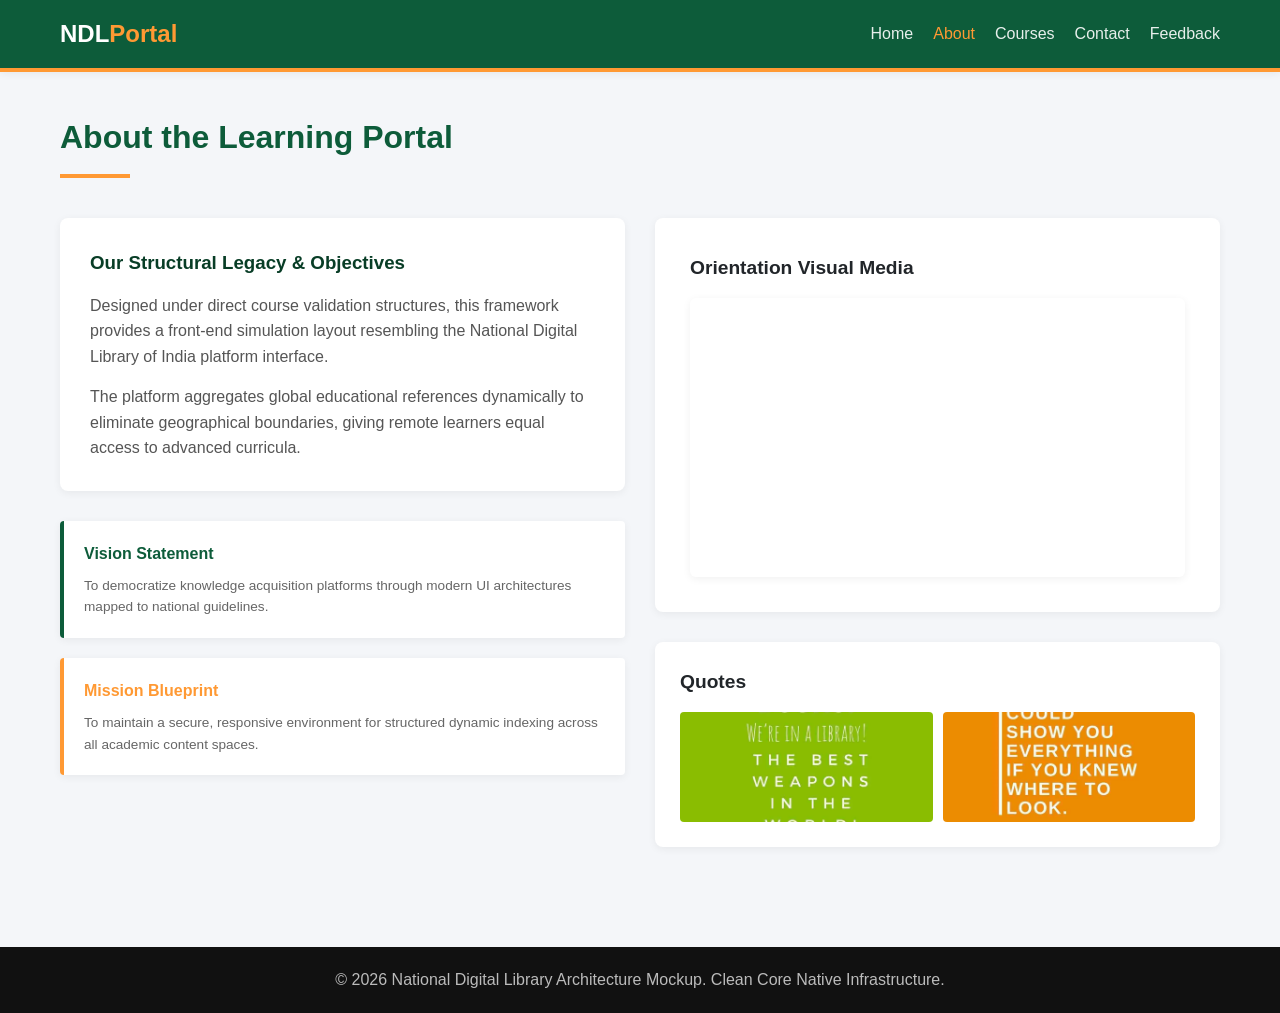
<file: about.html>
<!DOCTYPE html>
<html lang="en">
<head>
    <meta charset="UTF-8">
    <meta name="viewport" content="width=device-width, initial-scale=1.0">
    <title>About Our Portal - NDL Inspired</title>
    <link rel="stylesheet" href="style.css">
</head>
<body>
    <header class="gov-header">
        <div class="nav-container">
            <a href="index.html" class="brand-logo">NDL<span>Portal</span></a>
            <ul class="nav-menu">
                <li><a href="index.html" class="nav-link">Home</a></li>
                <li><a href="about.html" class="nav-link active">About</a></li>
                <li><a href="courses.html" class="nav-link">Courses</a></li>
                <li><a href="contact.html" class="nav-link">Contact</a></li>
                <li><a href="feedback.html" class="nav-link">Feedback</a></li>
            </ul>
        </div>
    </header>
    

    <div class="container">
        <div class="section-title" style="text-align:left;">
            <h2>About the Learning Portal</h2>
            <div class="title-line" style="margin:0;"></div>
        </div>

        <div class="grid-2">
            <main>
                <article style="background:white; padding:30px; border-radius:8px; box-shadow:var(--shadow-sm); margin-bottom:30px;">
                    <h3 style="color:var(--dark-green); margin-bottom:15px;">Our Structural Legacy & Objectives</h3>
                    <p style="color:#555; margin-bottom:15px;">Designed under direct course validation structures, this framework provides a front-end simulation layout resembling the National Digital Library of India platform interface.</p>
                    <p style="color:#555;">The platform aggregates global educational references dynamically to eliminate geographical boundaries, giving remote learners equal access to advanced curricula.</p>
                </article>

                <div class="grid-2" style="gap:20px;">
                    <section style="background:white; padding:20px; border-radius:4px; border-left:4px solid var(--primary-green); box-shadow:var(--shadow-sm);">
                        <h4 style="color:var(--primary-green); margin-bottom:8px;">Vision Statement</h4>
                        <p style="font-size:0.85rem; color:#666;">To democratize knowledge acquisition platforms through modern UI architectures mapped to national guidelines.</p>
                    </section>
                    <section style="background:white; padding:20px; border-radius:4px; border-left:4px solid var(--accent-orange); box-shadow:var(--shadow-sm);">
                        <h4 style="color:var(--accent-orange); margin-bottom:8px;">Mission Blueprint</h4>
                        <p style="font-size:0.85rem; color:#666;">To maintain a secure, responsive environment for structured dynamic indexing across all academic content spaces.</p>
                    </section>
                </div>
            </main>

            <aside>
                <div style="background:white; padding:35px; border-radius:8px; box-shadow:var(--shadow-sm); margin-bottom:30px;">
                    <h3 style="margin-bottom:15px; font-size:1.2rem;">Orientation Visual Media</h3>
                    <div style="position:relative; padding-bottom:56.25%; height:0; overflow:hidden; border-radius:6px; box-shadow:var(--shadow-sm);">
                        <iframe src="https://youtu.be/fAf8aC2jBTI?si=fuHIaCbcKiNYglpT" style="position:absolute; top:0; left:0; width:100%; height:100%; border:0;" allowfullscreen></iframe>
                    </div>
                </div>

                <div style="background:white; padding:25px; border-radius:8px; box-shadow:var(--shadow-sm);">
                    <h3 style="margin-bottom:15px; font-size:1.2rem;">Quotes</h3>
                    <div style="display:flex; gap:10px;">
                        <img src="Library-Quotes1.jpg" alt="Gallery Frame A" style="width:50%; height:110px; object-fit:cover; border-radius:4px;">
                        <img src="Library-Quotes2.jpg" alt="Gallery Frame B" style="width:50%; height:110px; object-fit:cover; border-radius:4px;">
                    </div>
                </div>
            </aside>
        </div>
    </div>

    <footer class="gov-footer" style="text-align:center; padding:20px 0; margin-top:100px;">
        <p>© 2026 National Digital Library Architecture Mockup. Clean Core Native Infrastructure.</p>
    </footer>

    <script src="script.js"></script>
</body>
</html>
</file>
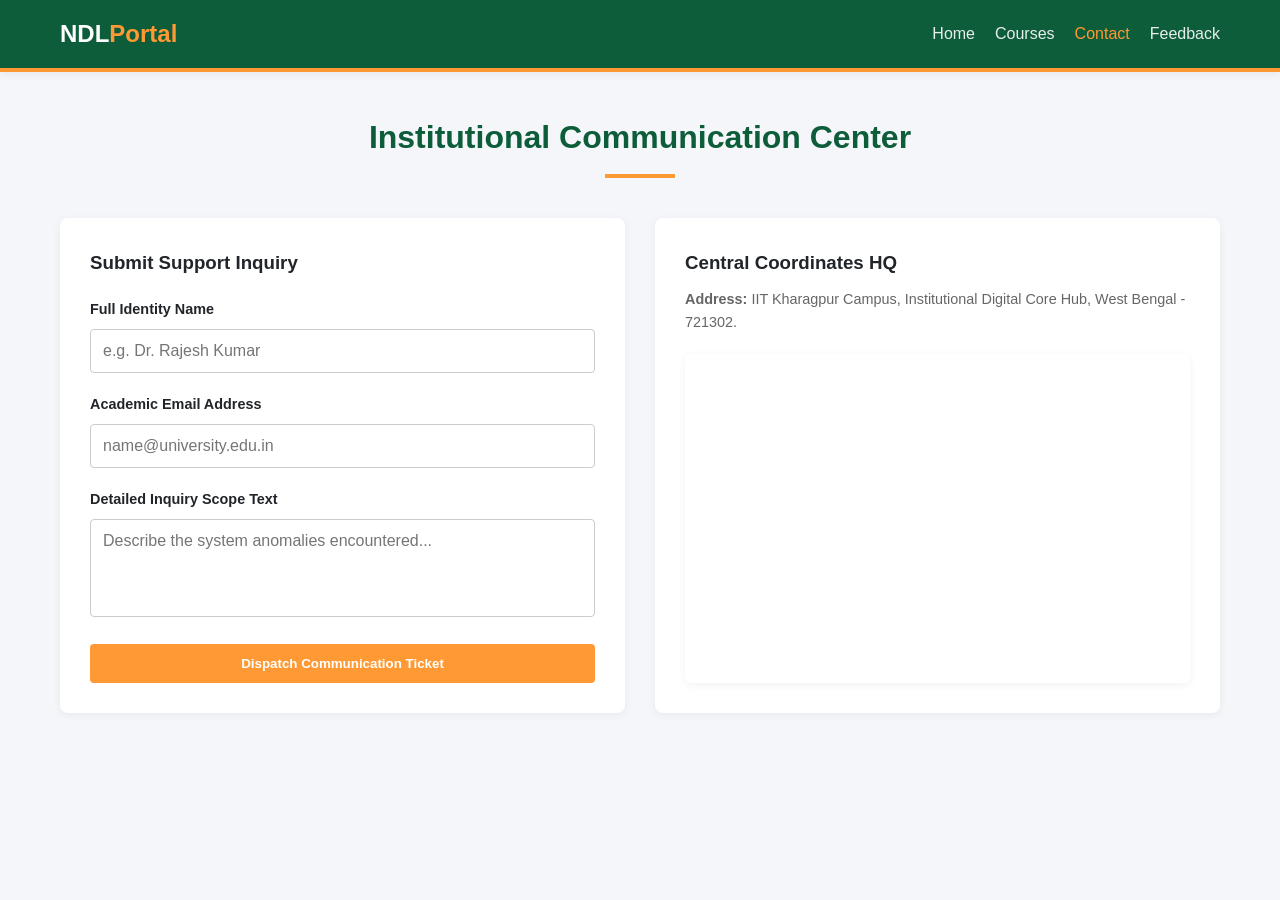
<file: contact.html>
<!DOCTYPE html>
<html lang="en">
<head>
    <meta charset="UTF-8">
    <meta name="viewport" content="width=device-width, initial-scale=1.0">
    <title>Contact NDL Portal Support</title>
    <link rel="stylesheet" href="style.css">
</head>
<body>
    <header class="gov-header">
        <div class="nav-container">
            <a href="index.html" class="brand-logo">NDL<span>Portal</span></a>
            <ul class="nav-menu">
                <li><a href="index.html" class="nav-link">Home</a></li>
                <li><a href="courses.html" class="nav-link">Courses</a></li>
                <li><a href="contact.html" class="nav-link active">Contact</a></li>
                <li><a href="feedback.html" class="nav-link">Feedback</a></li>
            </ul>
        </div>
    </header>

    <div class="container">
        <div class="section-title">
            <h2>Institutional Communication Center</h2>
            <div class="title-line"></div>
        </div>

        <div class="grid-2">
            <div style="background:white; padding:30px; border-radius:8px; box-shadow:var(--shadow-sm);">
                <h3 style="margin-bottom:20px;">Submit Support Inquiry</h3>
                <form id="contactForm">
                    <div class="form-group">
                        <label>Full Identity Name</label>
                        <input type="text" id="name" class="form-control" required placeholder="e.g. Dr. Rajesh Kumar">
                    </div>
                    <div class="form-group">
                        <label>Academic Email Address</label>
                        <input type="email" id="email" class="form-control" required placeholder="name@university.edu.in">
                    </div>
                    <div class="form-group">
                        <label>Detailed Inquiry Scope Text</label>
                        <textarea id="message" class="form-control" rows="4" required placeholder="Describe the system anomalies encountered..." style="resize:none;"></textarea>
                    </div>
                    <button type="submit" class="gov-btn btn-orange" style="width:100%;">Dispatch Communication Ticket</button>
                </form>
                <div id="contactFeedback"></div>
            </div>

            <div style="background:white; padding:30px; border-radius:8px; box-shadow:var(--shadow-sm); display:flex; flex-direction:column;">
                <h3>Central Coordinates HQ</h3>
                <p style="color:#666; font-size:0.9rem; margin:10px 0 20px;"><strong>Address:</strong> IIT Kharagpur Campus, Institutional Digital Core Hub, West Bengal - 721302.</p>
                <div style="flex:1; min-height:250px; border-radius:6px; overflow:hidden; box-shadow:var(--shadow-sm);">
                    <iframe src="https://www.google.com/maps/embed?pb=!1m18!1m12!1m3!1d3691.011883526938!2d87.30825317610012!3d22.3153835423547!2m3!1f0!2f0!3f0!3m2!1i1024!2i768!4f13.1!3m3!1m2!1m3!1s0x3a1d442371cf7d15%3A0x6b09337584cd803d!2sIndian%20Institute%20of%20Technology%20Kharagpur!5e0!3m2!1sen!2sin!4v1710000000000!5m2!1sen!2sin" style="width:100%; height:100%; border:0;" allowfullscreen="" loading="lazy"></iframe>
                </div>
            </div>
        </div>
    </div>

    <script src="script.js"></script>
</body>
</html>
</file>
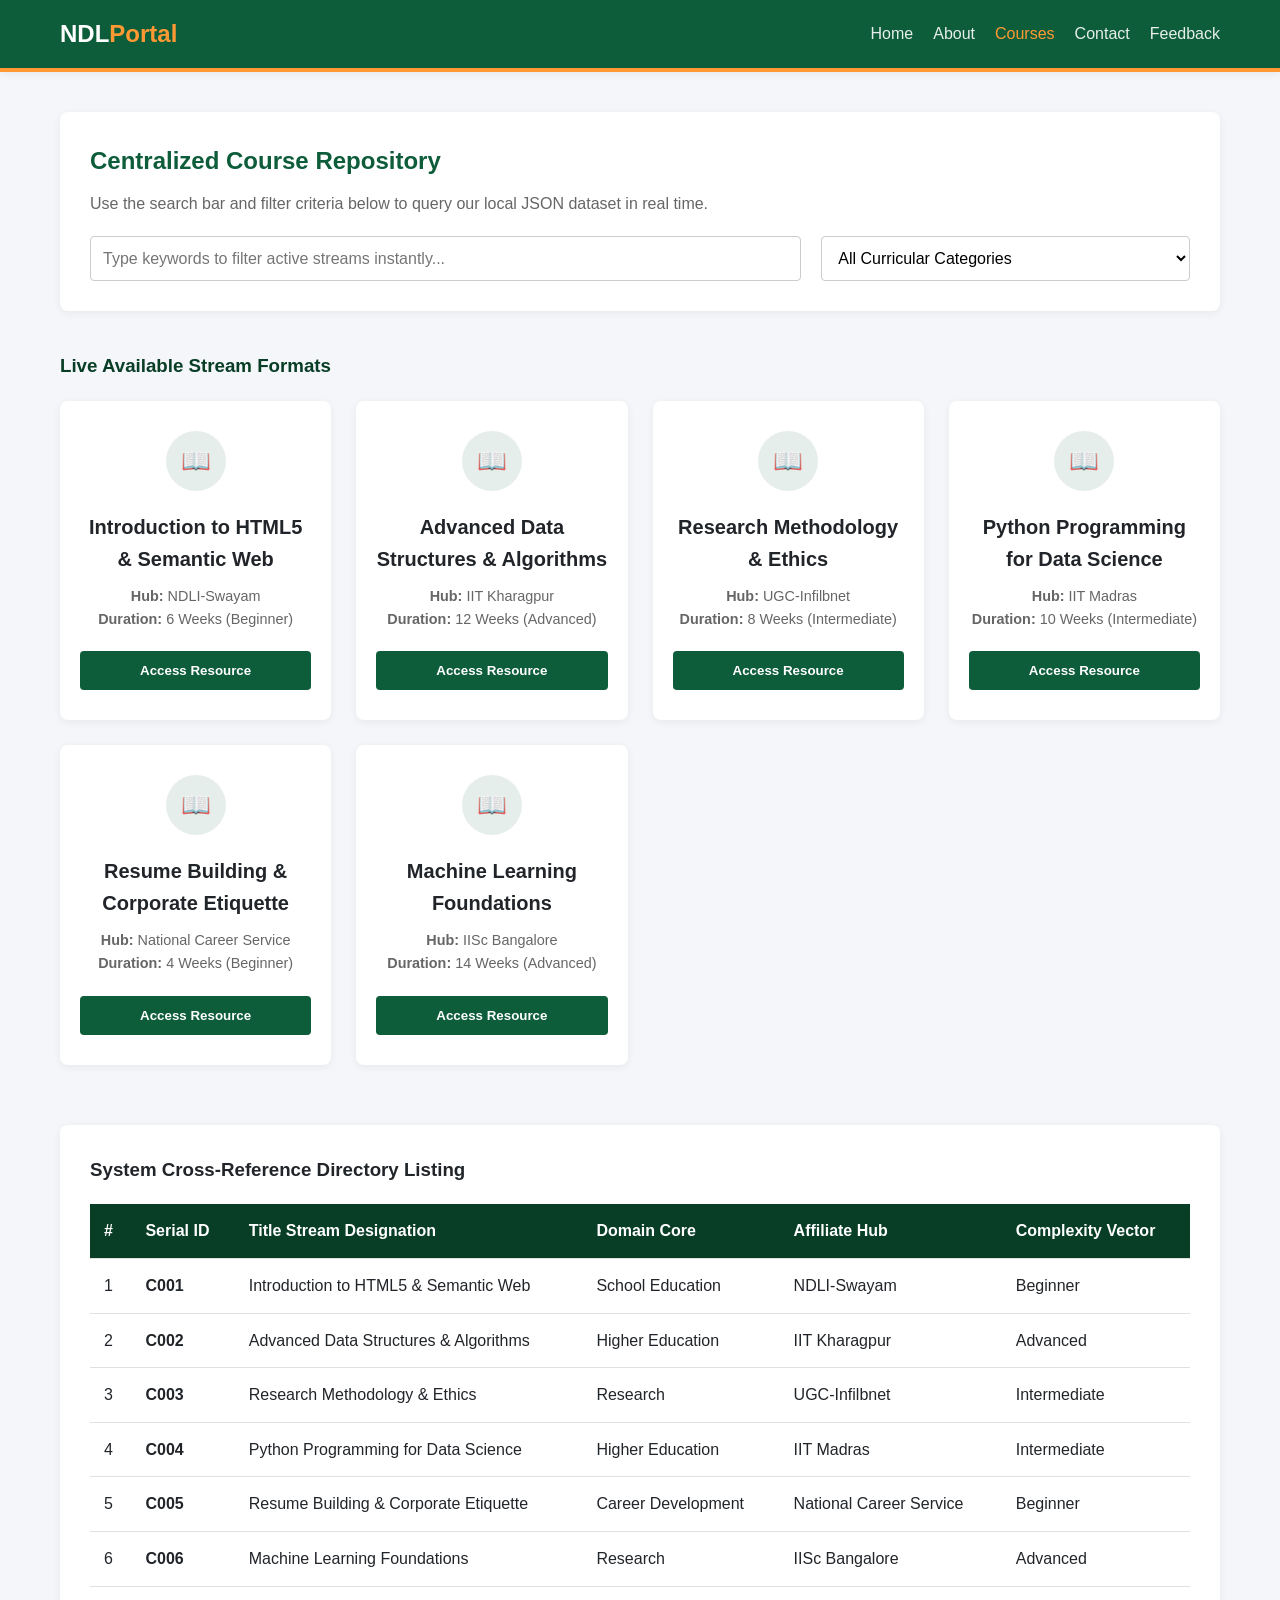
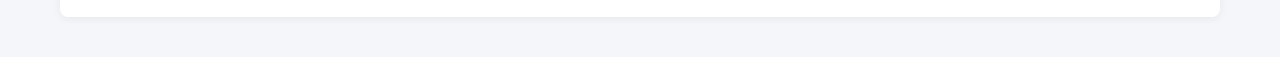
<file: courses.html>
<!DOCTYPE html>
<html lang="en">
<head>
    <meta charset="UTF-8">
    <meta name="viewport" content="width=device-width, initial-scale=1.0">
    <title>Dynamic Knowledge Repository - NDL</title>
    <link rel="stylesheet" href="style.css">
</head>
<body>
    <header class="gov-header">
        <div class="nav-container">
            <a href="index.html" class="brand-logo">NDL<span>Portal</span></a>
            <ul class="nav-menu">
                <li><a href="index.html" class="nav-link">Home</a></li>
                <li><a href="about.html" class="nav-link">About</a></li>
                <li><a href="courses.html" class="nav-link active">Courses</a></li>
                <li><a href="contact.html" class="nav-link">Contact</a></li>
                <li><a href="feedback.html" class="nav-link">Feedback</a></li>
            </ul>
        </div>
    </header>

    <div class="container">
        <div style="background:white; padding:30px; border-radius:8px; box-shadow:var(--shadow-sm); margin-bottom:40px;">
            <h2 style="color:var(--primary-green); margin-bottom:10px;">Centralized Course Repository</h2>
            <p style="color:#666; margin-bottom:20px;">Use the search bar and filter criteria below to query our local JSON dataset in real time.</p>
            
            <div style="display:flex; gap:20px; flex-wrap:wrap;">
                <input type="text" id="courseSearch" class="form-control" placeholder="Type keywords to filter active streams instantly..." style="flex:2; min-width:280px;">
                <select id="categoryFilter" class="form-control" style="flex:1; min-width:180px; background:white;">
                    <option value="All">All Curricular Categories</option>
                    <option value="School Education">School Education</option>
                    <option value="Higher Education">Higher Education</option>
                    <option value="Research">Research</option>
                    <option value="Career Development">Career Development</option>
                </select>
            </div>
        </div>

        <h3 style="margin-bottom:20px; color:var(--dark-green);">Live Available Stream Formats</h3>
        <div class="grid-4" id="dynamicCourseGrid"></div>

        <div style="margin-top:60px; background:white; padding:30px; border-radius:8px; box-shadow:var(--shadow-sm);">
            <h3 style="margin-bottom:20px;">System Cross-Reference Directory Listing</h3>
            <div class="table-responsive">
                <table class="gov-table">
                    <thead>
                        <tr>
                            <th>#</th>
                            <th>Serial ID</th>
                            <th>Title Stream Designation</th>
                            <th>Domain Core</th>
                            <th>Affiliate Hub</th>
                            <th>Complexity Vector</th>
                        </tr>
                    </thead>
                    <tbody id="courseTableBody"></tbody>
                </table>
            </div>
        </div>
    </div>

    <script src="script.js"></script>
</body>
</html>
</file>
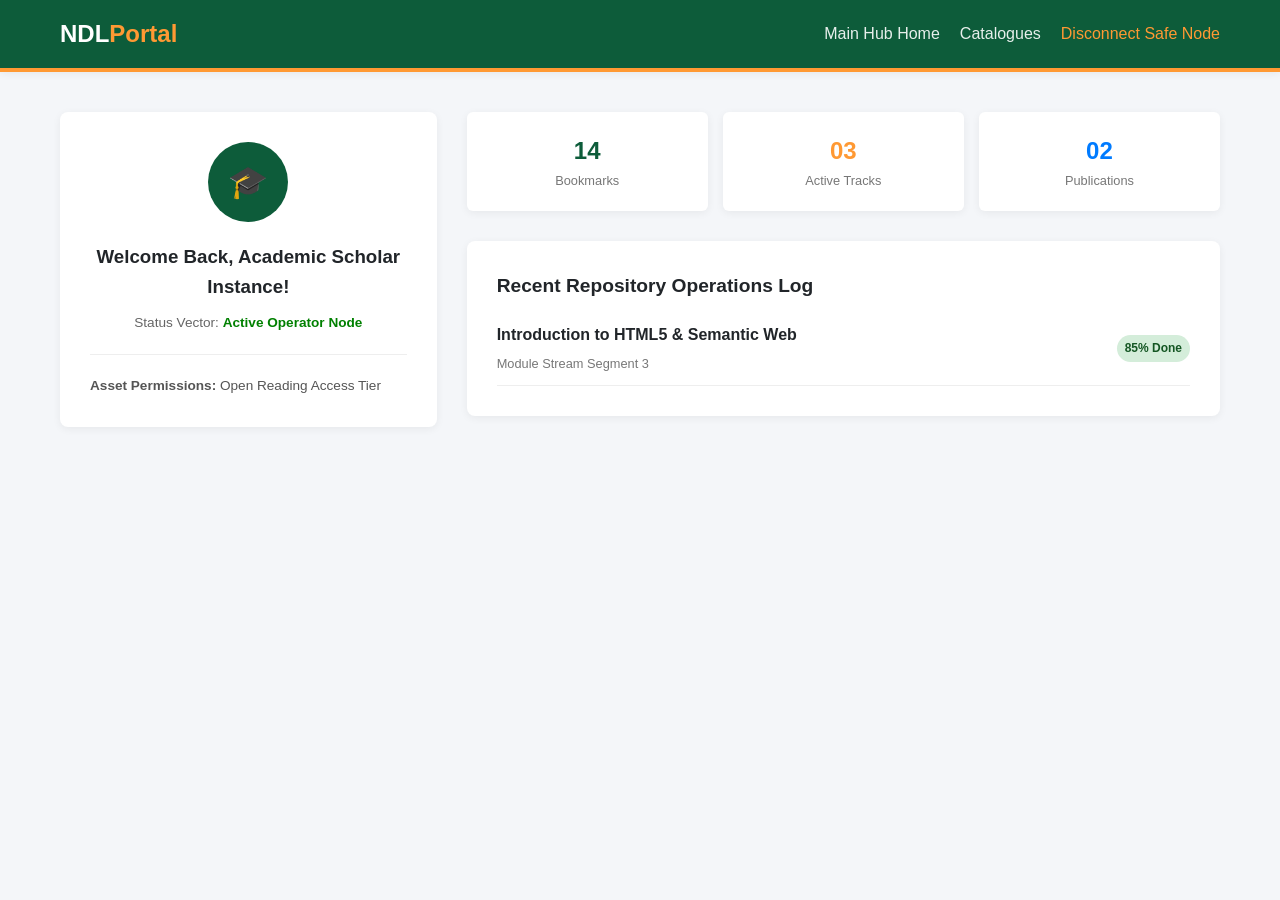
<file: dashboard.html>
<!DOCTYPE html>
<html lang="en">
<head>
    <meta charset="UTF-8">
    <meta name="viewport" content="width=device-width, initial-scale=1.0">
    <title>Scholar Control Center Console</title>
    <link rel="stylesheet" href="style.css">
</head>
<body>
    <header class="gov-header">
        <div class="nav-container">
            <a href="index.html" class="brand-logo">NDL<span>Portal</span></a>
            <ul class="nav-menu">
                <li><a href="index.html" class="nav-link">Main Hub Home</a></li>
                <li><a href="courses.html" class="nav-link">Catalogues</a></li>
                <li><a href="index.html" class="nav-link" style="color:var(--accent-orange);" onclick="localStorage.removeItem('portalUser')">Disconnect Safe Node</a></li>
            </ul>
        </div>
    </header>

    <div class="container">
        <div class="grid-2" style="grid-template-columns: 1fr 2fr;">
            <div style="background:white; padding:30px; border-radius:8px; box-shadow:var(--shadow-sm); text-align:center; height: fit-content;">
                <div style="width:80px; height:80px; background:var(--primary-green); color:white; border-radius:50%; display:flex; align-items:center; justify-content:center; font-size:2rem; margin:0 auto 20px;">🎓</div>
                <h3 id="dashboardWelcome" style="color:var(--text-dark); margin-bottom:10px;">Welcome Scholar!</h3>
                <p style="font-size:0.85rem; color:#666;">Status Vector: <strong style="color:green;">Active Operator Node</strong></p>
                <hr style="margin:20px 0; border:0; border-top:1px solid #eee;">
                <p style="text-align:left; font-size:0.85rem; color:#555;"><strong>Asset Permissions:</strong> Open Reading Access Tier</p>
            </div>

            <div>
                <div style="display:grid; grid-template-columns:repeat(3, 1fr); gap:15px; margin-bottom:30px;">
                    <div style="background:white; padding:20px; border-radius:6px; box-shadow:var(--shadow-sm); text-align:center;">
                        <h2 style="color:var(--primary-green);">14</h2>
                        <p style="font-size:0.8rem; color:#777;">Bookmarks</p>
                    </div>
                    <div style="background:white; padding:20px; border-radius:6px; box-shadow:var(--shadow-sm); text-align:center;">
                        <h2 style="color:var(--accent-orange);">03</h2>
                        <p style="font-size:0.8rem; color:#777;">Active Tracks</p>
                    </div>
                    <div style="background:white; padding:20px; border-radius:6px; box-shadow:var(--shadow-sm); text-align:center;">
                        <h2 style="color:#007bff;">02</h2>
                        <p style="font-size:0.8rem; color:#777;">Publications</p>
                    </div>
                </div>

                <div style="background:white; padding:30px; border-radius:8px; box-shadow:var(--shadow-sm);">
                    <h3 style="margin-bottom:20px; font-size:1.2rem;">Recent Repository Operations Log</h3>
                    <div style="display:flex; flex-direction:column; gap:15px;">
                        <div style="display:flex; justify-content:between; align-items:center; border-bottom:1px solid #eee; padding-bottom:10px;">
                            <div>
                                <h4 style="font-size:1rem; margin-bottom:2px;">Introduction to HTML5 & Semantic Web</h4>
                                <span style="font-size:0.8rem; color:#777;">Module Stream Segment 3</span>
                            </div>
                            <span style="background:#d4edda; color:#155724; padding:4px 8px; border-radius:20px; font-size:0.75rem; font-weight:bold; margin-left:auto;">85% Done</span>
                        </div>
                    </div>
                </div>
            </div>
        </div>
    </div>

    <script src="script.js"></script>
</body>
</html>
</file>
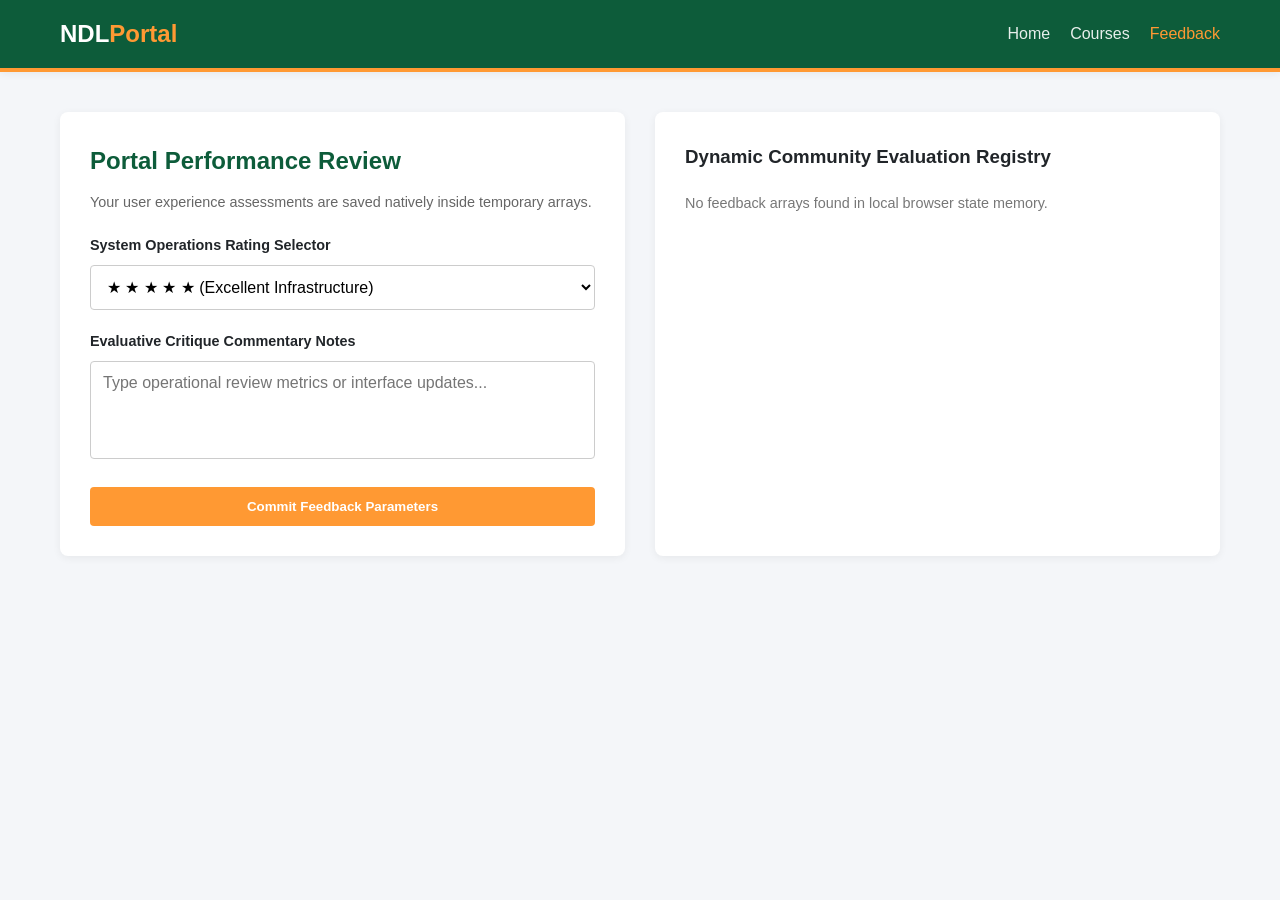
<file: feedback.html>
<!DOCTYPE html>
<html lang="en">
<head>
    <meta charset="UTF-8">
    <meta name="viewport" content="width=device-width, initial-scale=1.0">
    <title>Digital Framework Feedback Portal</title>
    <link rel="stylesheet" href="style.css">
</head>
<body>
    <header class="gov-header">
        <div class="nav-container">
            <a href="index.html" class="brand-logo">NDL<span>Portal</span></a>
            <ul class="nav-menu">
                <li><a href="index.html" class="nav-link">Home</a></li>
                <li><a href="courses.html" class="nav-link">Courses</a></li>
                <li><a href="feedback.html" class="nav-link active">Feedback</a></li>
            </ul>
        </div>
    </header>

    <div class="container">
        <div class="grid-2">
            <div style="background:white; padding:30px; border-radius:8px; box-shadow:var(--shadow-sm);">
                <h2 style="color:var(--primary-green); margin-bottom:10px;">Portal Performance Review</h2>
                <p style="color:#666; font-size:0.9rem; margin-bottom:20px;">Your user experience assessments are saved natively inside temporary arrays.</p>

                <form id="feedbackForm">
                    <div class="form-group">
                        <label>System Operations Rating Selector</label>
                        <select id="ratingSelect" class="form-control" style="background:white;">
                            <option value="5">★ ★ ★ ★ ★ (Excellent Infrastructure)</option>
                            <option value="4">★ ★ ★ ★ ☆ (Highly Compliant)</option>
                            <option value="3">★ ★ ★ ☆ ☆ (Adequate Execution)</option>
                            <option value="2">★ ★ ☆ ☆ ☆ (Needs Refactoring)</option>
                            <option value="1">★ ☆ ☆ ☆ ☆ (Major System Inefficiencies)</option>
                        </select>
                    </div>
                    <div class="form-group">
                        <label>Evaluative Critique Commentary Notes</label>
                        <textarea id="commentText" class="form-control" rows="4" required placeholder="Type operational review metrics or interface updates..." style="resize:none;"></textarea>
                    </div>
                    <button type="submit" class="gov-btn btn-orange" style="width:100%;">Commit Feedback Parameters</button>
                </form>
            </div>

            <div style="background:white; padding:30px; border-radius:8px; box-shadow:var(--shadow-sm);">
                <h3 style="margin-bottom:20px; color:var(--text-dark);">Dynamic Community Evaluation Registry</h3>
                <div id="localFeedbackList" style="max-height:380px; overflow-y:auto; padding-right:10px;"></div>
            </div>
        </div>
    </div>

    <script src="script.js"></script>
</body>
</html>
</file>
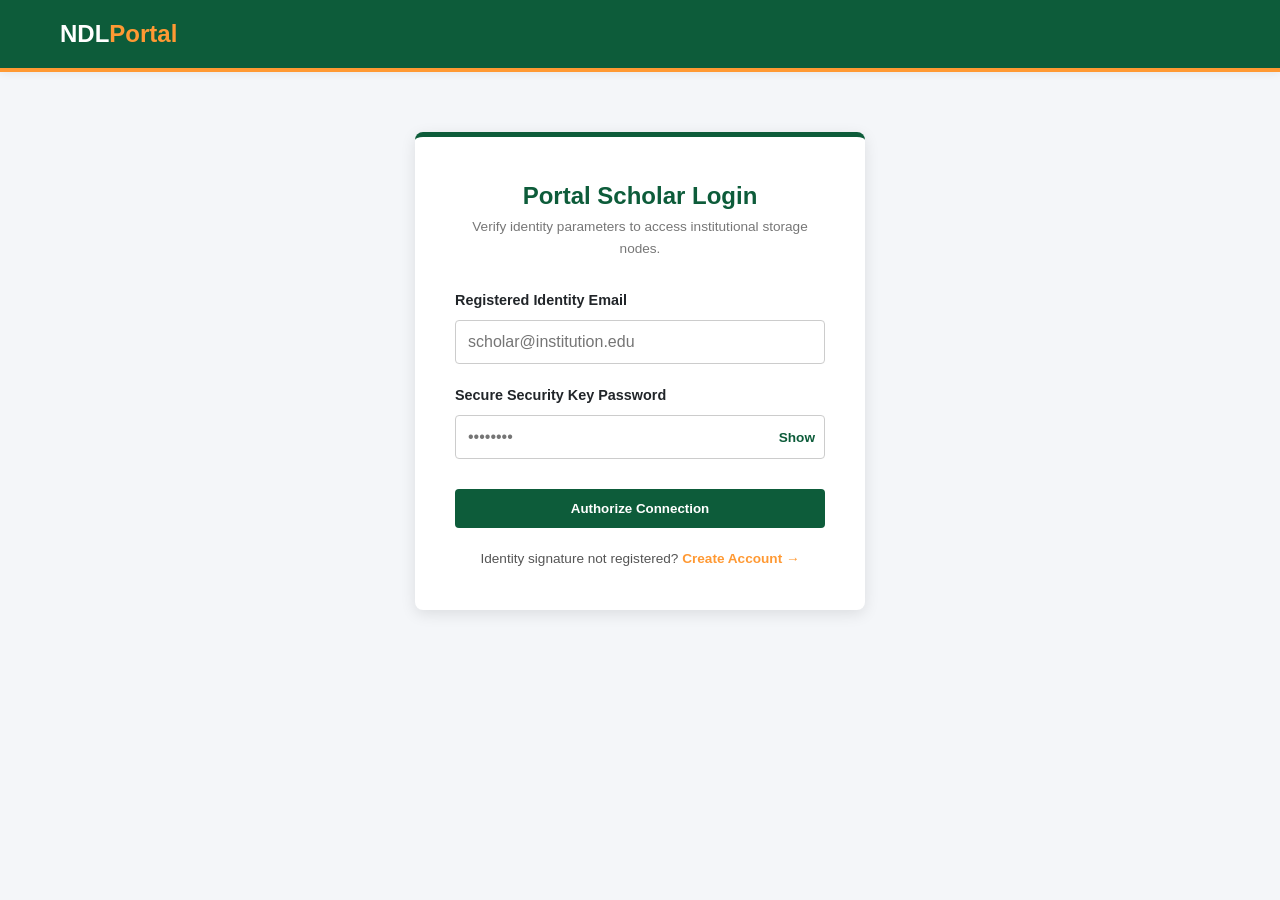
<file: login.html>
<!DOCTYPE html>
<html lang="en">
<head>
    <meta charset="UTF-8">
    <meta name="viewport" content="width=device-width, initial-scale=1.0">
    <title>Scholar Access Verification Gate</title>
    <link rel="stylesheet" href="style.css">
</head>
<body>
    <header class="gov-header">
        <div class="nav-container"><a href="index.html" class="brand-logo">NDL<span>Portal</span></a></div>
    </header>

    <div class="auth-wrapper">
        <div style="text-align:center; margin-bottom:30px;">
            <h2 style="color:var(--primary-green);">Portal Scholar Login</h2>
            <p style="color:#777; font-size:0.85rem;">Verify identity parameters to access institutional storage nodes.</p>
        </div>

        <form id="loginForm">
            <div class="form-group">
                <label>Registered Identity Email</label>
                <input type="email" id="email" class="form-control" placeholder="scholar@institution.edu" required>
            </div>
            <div class="form-group">
                <label>Secure Security Key Password</label>
                <div class="password-input-wrapper">
                    <input type="password" id="password" class="form-control" placeholder="••••••••" required>
                    <button type="button" id="togglePasswordBtn" class="password-toggle-btn">Show</button>
                </div>
            </div>
            <button type="submit" class="gov-btn btn-green" style="width:100%; margin-top:10px;">Authorize Connection</button>
        </form>
        <div id="formFeedback"></div>
        <p style="text-align:center; font-size:0.85rem; margin-top:20px; color:#555;">Identity signature not registered? <a href="register.html" style="color:var(--accent-orange); font-weight:bold; text-decoration:none;">Create Account →</a></p>
    </div>

    <script src="script.js"></script>
</body>
</html>
</file>
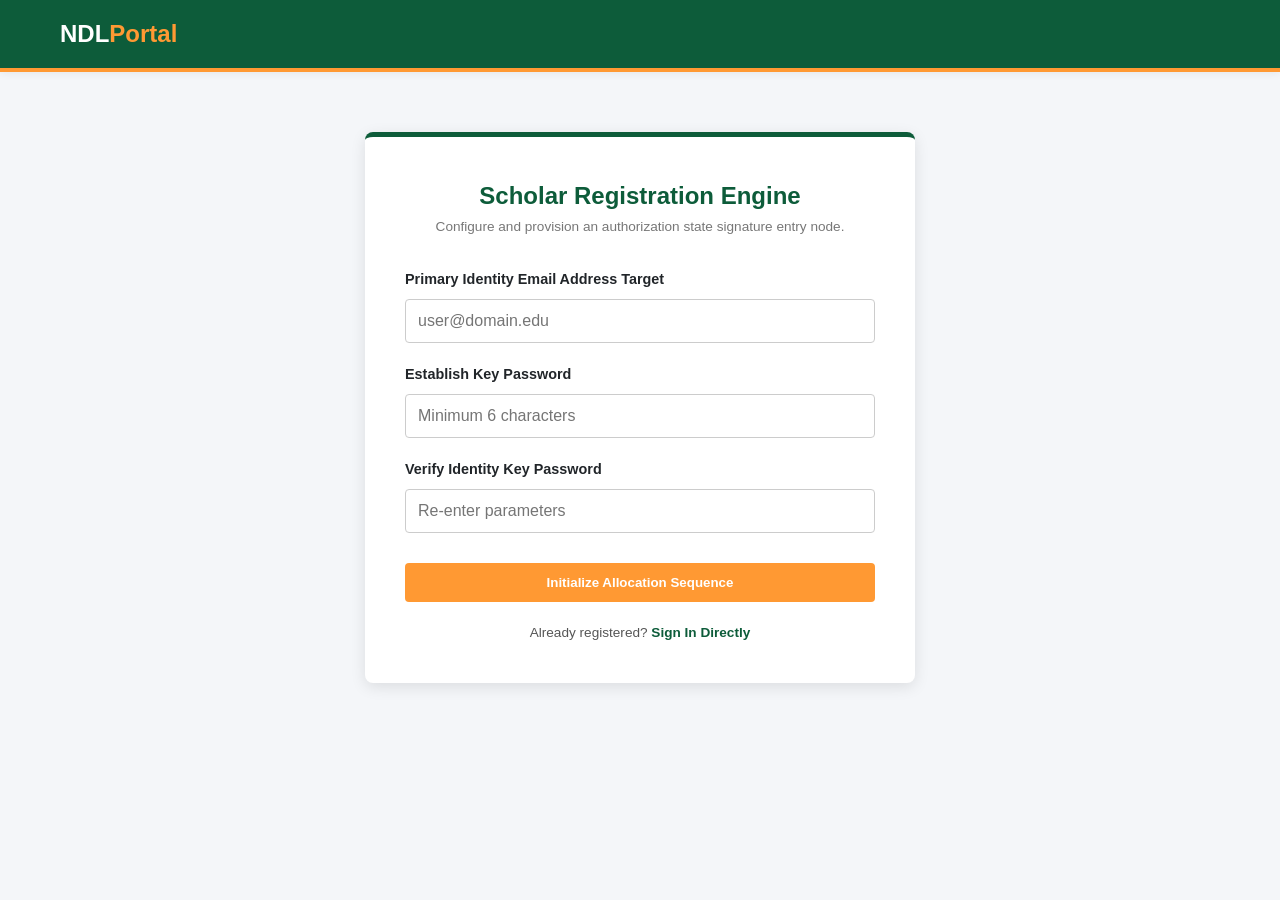
<file: register.html>
<!DOCTYPE html>
<html lang="en">
<head>
    <meta charset="UTF-8">
    <meta name="viewport" content="width=device-width, initial-scale=1.0">
    <title>Establish Scholar Registration Node</title>
    <link rel="stylesheet" href="style.css">
</head>
<body>
    <header class="gov-header">
        <div class="nav-container"><a href="index.html" class="brand-logo">NDL<span>Portal</span></a></div>
    </header>

    <div class="auth-wrapper" style="max-width:550px;">
        <div style="text-align:center; margin-bottom:30px;">
            <h2 style="color:var(--primary-green);">Scholar Registration Engine</h2>
            <p style="color:#777; font-size:0.85rem;">Configure and provision an authorization state signature entry node.</p>
        </div>

        <form id="registerForm">
            <div class="form-group">
                <label>Primary Identity Email Address Target</label>
                <input type="email" id="email" class="form-control" required placeholder="user@domain.edu">
            </div>
            <div class="form-group">
                <label>Establish Key Password</label>
                <input type="password" id="password" class="form-control" required placeholder="Minimum 6 characters">
            </div>
            <div class="form-group">
                <label>Verify Identity Key Password</label>
                <input type="password" id="confirmPassword" class="form-control" required placeholder="Re-enter parameters">
            </div>
            <button type="submit" class="gov-btn btn-orange" style="width:100%; margin-top:10px;">Initialize Allocation Sequence</button>
        </form>
        <div id="formFeedback"></div>
        <p style="text-align:center; font-size:0.85rem; margin-top:20px; color:#555;">Already registered? <a href="login.html" style="color:var(--primary-green); font-weight:bold; text-decoration:none;">Sign In Directly</a></p>
    </div>

    <script src="script.js"></script>
</body>
</html>
</file>
<file: style.css>
/* Custom NDL India Government Theme Variables */
:root {
    --primary-green: #0d5c3a;
    --dark-green: #083d26;
    --accent-orange: #ff9933;
    --light-bg: #f4f6f9;
    --text-dark: #212529;
    --white: #ffffff;
    --shadow-sm: 0 2px 8px rgba(0,0,0,0.06);
    --shadow-md: 0 4px 15px rgba(0,0,0,0.1);
    --transition: all 0.3s ease-in-out;
}

/* Global Standard Reset */
* {
    margin: 0;
    padding: 0;
    box-sizing: border-box;
    font-family: 'Segoe UI', Tahoma, Geneva, Verdana, sans-serif;
}

body {
    background-color: var(--light-bg);
    color: var(--text-dark);
    line-height: 1.6;
}

/* --- Native Navigation Bar (Replaces Bootstrap Navbar) --- */
.gov-header {
    background-color: var(--primary-green);
    border-bottom: 4px solid var(--accent-orange);
    position: sticky;
    top: 0;
    z-index: 1000;
    box-shadow: var(--shadow-sm);
}

.nav-container {
    max-width: 1200px;
    margin: 0 auto;
    display: flex;
    justify-content: space-between;
    align-items: center;
    padding: 15px 20px;
}

.brand-logo {
    color: var(--white);
    font-size: 1.5rem;
    font-weight: 700;
    text-decoration: none;
}

.brand-logo span {
    color: var(--accent-orange);
}

.nav-menu {
    display: flex;
    list-style: none;
    align-items: center;
    gap: 20px;
}

.nav-link {
    color: rgba(255, 255, 255, 0.9);
    text-decoration: none;
    font-weight: 500;
    transition: var(--transition);
}

.nav-link:hover, .nav-link.active {
    color: var(--accent-orange);
}

/* Custom Dropdown Styling without Bootstrap */
.dropdown {
    position: relative;
}

.dropdown-menu {
    display: none;
    position: absolute;
    right: 0;
    top: 100%;
    background-color: var(--white);
    min-width: 160px;
    box-shadow: var(--shadow-md);
    border-radius: 4px;
    list-style: none;
    padding: 5px 0;
    margin-top: 10px;
}

.dropdown-menu a {
    display: block;
    padding: 10px 15px;
    color: var(--text-dark);
    text-decoration: none;
    font-size: 0.9rem;
    transition: var(--transition);
}

.dropdown-menu a:hover {
    background-color: #f0f0f0;
    color: var(--primary-green);
}

.dropdown:hover .dropdown-menu {
    display: block;
}

/* --- Hero Banner Section --- */
.hero-banner {
    background: linear-gradient(135deg, rgba(8,61,38,0.95), rgba(13,92,58,0.85)), url('images/hero-bg.jpg') center/cover no-repeat;
    color: var(--white);
    text-align: center;
    padding: 80px 20px;
}

.hero-banner h1 {
    font-size: 2.5rem;
    margin-bottom: 15px;
}

.search-box-container {
    max-width: 650px;
    margin: 30px auto 0;
    display: flex;
    box-shadow: var(--shadow-md);
    border-radius: 6px;
    overflow: hidden;
}

.search-input {
    flex: 1;
    padding: 15px 20px;
    border: none;
    outline: none;
    font-size: 1rem;
}

/* --- Core Custom Buttons --- */
.gov-btn {
    padding: 12px 24px;
    border: none;
    cursor: pointer;
    font-weight: 600;
    transition: var(--transition);
    border-radius: 4px;
    text-decoration: none;
    display: inline-block;
}

.btn-orange {
    background-color: var(--accent-orange);
    color: var(--white);
}

.btn-orange:hover {
    background-color: #e68519;
}

.btn-green {
    background-color: var(--primary-green);
    color: var(--white);
}

.btn-green:hover {
    background-color: var(--dark-green);
}

/* --- Custom Carousel Slider Engine --- */
.carousel-viewport {
    max-width: 1200px;
    margin: 40px auto;
    position: relative;
    overflow: hidden;
    border-radius: 8px;
    box-shadow: var(--shadow-md);
}

.carousel-container {
    display: flex;
    transition: transform 0.5s ease-in-out;
}

.carousel-slide {
    min-width: 100%;
    position: relative;
}

.carousel-slide img {
    width: 100%;
    height: 380px;
    object-fit: cover;
    display: block;
}

.carousel-caption {
    position: absolute;
    bottom: 0;
    left: 0;
    right: 0;
    background: rgba(0, 0, 0, 0.7);
    color: var(--white);
    padding: 20px;
    text-align: center;
}

.carousel-btn {
    position: absolute;
    top: 50%;
    transform: translateY(-50%);
    background: rgba(0,0,0,0.5);
    color: white;
    border: none;
    padding: 15px;
    cursor: pointer;
    font-size: 1.2rem;
    z-index: 10;
}

.carousel-btn.prev { left: 10px; }
.carousel-btn.next { right: 10px; }

/* --- CSS Native Grid Layouts (Replaces Bootstrap Row/Col) --- */
.container {
    max-width: 1200px;
    margin: 40px auto;
    padding: 0 20px;
}

.section-title {
    text-align: center;
    margin-bottom: 40px;
}

.section-title h2 {
    color: var(--primary-green);
    font-size: 2rem;
    margin-bottom: 10px;
}

.title-line {
    width: 70px;
    height: 4px;
    background-color: var(--accent-orange);
    margin: 0 auto;
}

/* Four Column Responsive Grid */
.grid-4 {
    display: grid;
    grid-template-columns: repeat(auto-fit, minmax(250px, 1fr));
    gap: 25px;
}

/* Two Column Layout Grid */
.grid-2 {
    display: grid;
    grid-template-columns: repeat(auto-fit, minmax(450px, 1fr));
    gap: 30px;
}

/* --- Domain Card Layout System --- */
.domain-card {
    background: var(--white);
    padding: 30px 20px;
    border-radius: 8px;
    text-align: center;
    box-shadow: var(--shadow-sm);
    transition: var(--transition);
    display: flex;
    flex-direction: column;
    justify-content: space-between;
}

.domain-card:hover {
    transform: translateY(-5px);
    box-shadow: var(--shadow-md);
}

.icon-frame {
    width: 60px;
    height: 60px;
    background: rgba(13,92,58,0.1);
    color: var(--primary-green);
    border-radius: 50%;
    display: flex;
    align-items: center;
    justify-content: center;
    font-size: 1.5rem;
    margin: 0 auto 20px;
    transition: var(--transition);
}

.domain-card:hover .icon-frame {
    background: var(--accent-orange);
    color: var(--white);
}

.domain-card h3 { margin-bottom: 10px; font-size: 1.25rem;}
.domain-card p { font-size: 0.9rem; color: #666; margin-bottom: 20px;}

/* --- Statistics Counter Panel --- */
.counter-strip {
    background-color: var(--dark-green);
    color: var(--white);
    padding: 50px 20px;
    text-align: center;
}

.counter-grid {
    max-width: 1200px;
    margin: 0 auto;
    display: grid;
    grid-template-columns: repeat(auto-fit, minmax(200px, 1fr));
    gap: 30px;
}

.counter-item h3 {
    font-size: 2.5rem;
    color: var(--accent-orange);
    margin-bottom: 5px;
}

/* --- Native Form Framework --- */
.auth-wrapper {
    max-width: 450px;
    margin: 60px auto;
    background: var(--white);
    padding: 40px;
    border-radius: 8px;
    box-shadow: var(--shadow-md);
    border-top: 5px solid var(--primary-green);
}

.form-group {
    margin-bottom: 20px;
}

.form-group label {
    display: block;
    margin-bottom: 8px;
    font-weight: 600;
    font-size: 0.9rem;
}

.form-control {
    width: 100%;
    padding: 12px;
    border: 1px solid #ccc;
    border-radius: 4px;
    outline: none;
    font-size: 1rem;
    transition: var(--transition);
}

.form-control:focus {
    border-color: var(--primary-green);
}

.password-input-wrapper {
    position: relative;
    display: flex;
}

.password-toggle-btn {
    position: absolute;
    right: 10px;
    top: 50%;
    transform: translateY(-50%);
    background: none;
    border: none;
    color: var(--primary-green);
    cursor: pointer;
    font-size: 0.85rem;
    font-weight: bold;
}

/* --- Pure Native Data Tables --- */
.table-responsive {
    overflow-x: auto;
    margin-top: 20px;
}

.gov-table {
    width: 100%;
    border-collapse: collapse;
    background: var(--white);
}

.gov-table th, .gov-table td {
    padding: 14px;
    text-align: left;
    border-bottom: 1px solid #e0e0e0;
}

.gov-table th {
    background-color: var(--dark-green);
    color: var(--white);
}

.gov-table tr:hover {
    background-color: #f9f9f9;
}

/* --- Footer Platform Layout --- */
.gov-footer {
    background-color: #111;
    color: #bbb;
    padding: 50px 20px 20px;
    margin-top: 60px;
}

.footer-container {
    max-width: 1200px;
    margin: 0 auto;
    display: grid;
    grid-template-columns: repeat(auto-fit, minmax(250px, 1fr));
    gap: 40px;
}

.footer-col h4 {
    color: var(--white);
    margin-bottom: 25px;
    border-left: 3px solid var(--accent-orange);
    padding-left: 10px;
}

.footer-col ul { list-style: none; }
.footer-col ul li { margin-bottom: 12px; }
.footer-col ul li a {
    color: #bbb;
    text-decoration: none;
    transition: var(--transition);
}
.footer-col ul li a:hover {
    color: var(--accent-orange);
    padding-left: 5px;
}

.footer-bottom {
    text-align: center;
    border-top: 1px solid #222;
    margin-top: 40px;
    padding-top: 20px;
    font-size: 0.85rem;
}

/* Mobile Responsiveness Rules Override */
@media(max-width: 768px) {
    .nav-container { flex-direction: column; gap: 15px; }
    .grid-2 { grid-template-columns: 1fr; }
    .hero-banner h1 { font-size: 1.8rem; }
}
</file>
